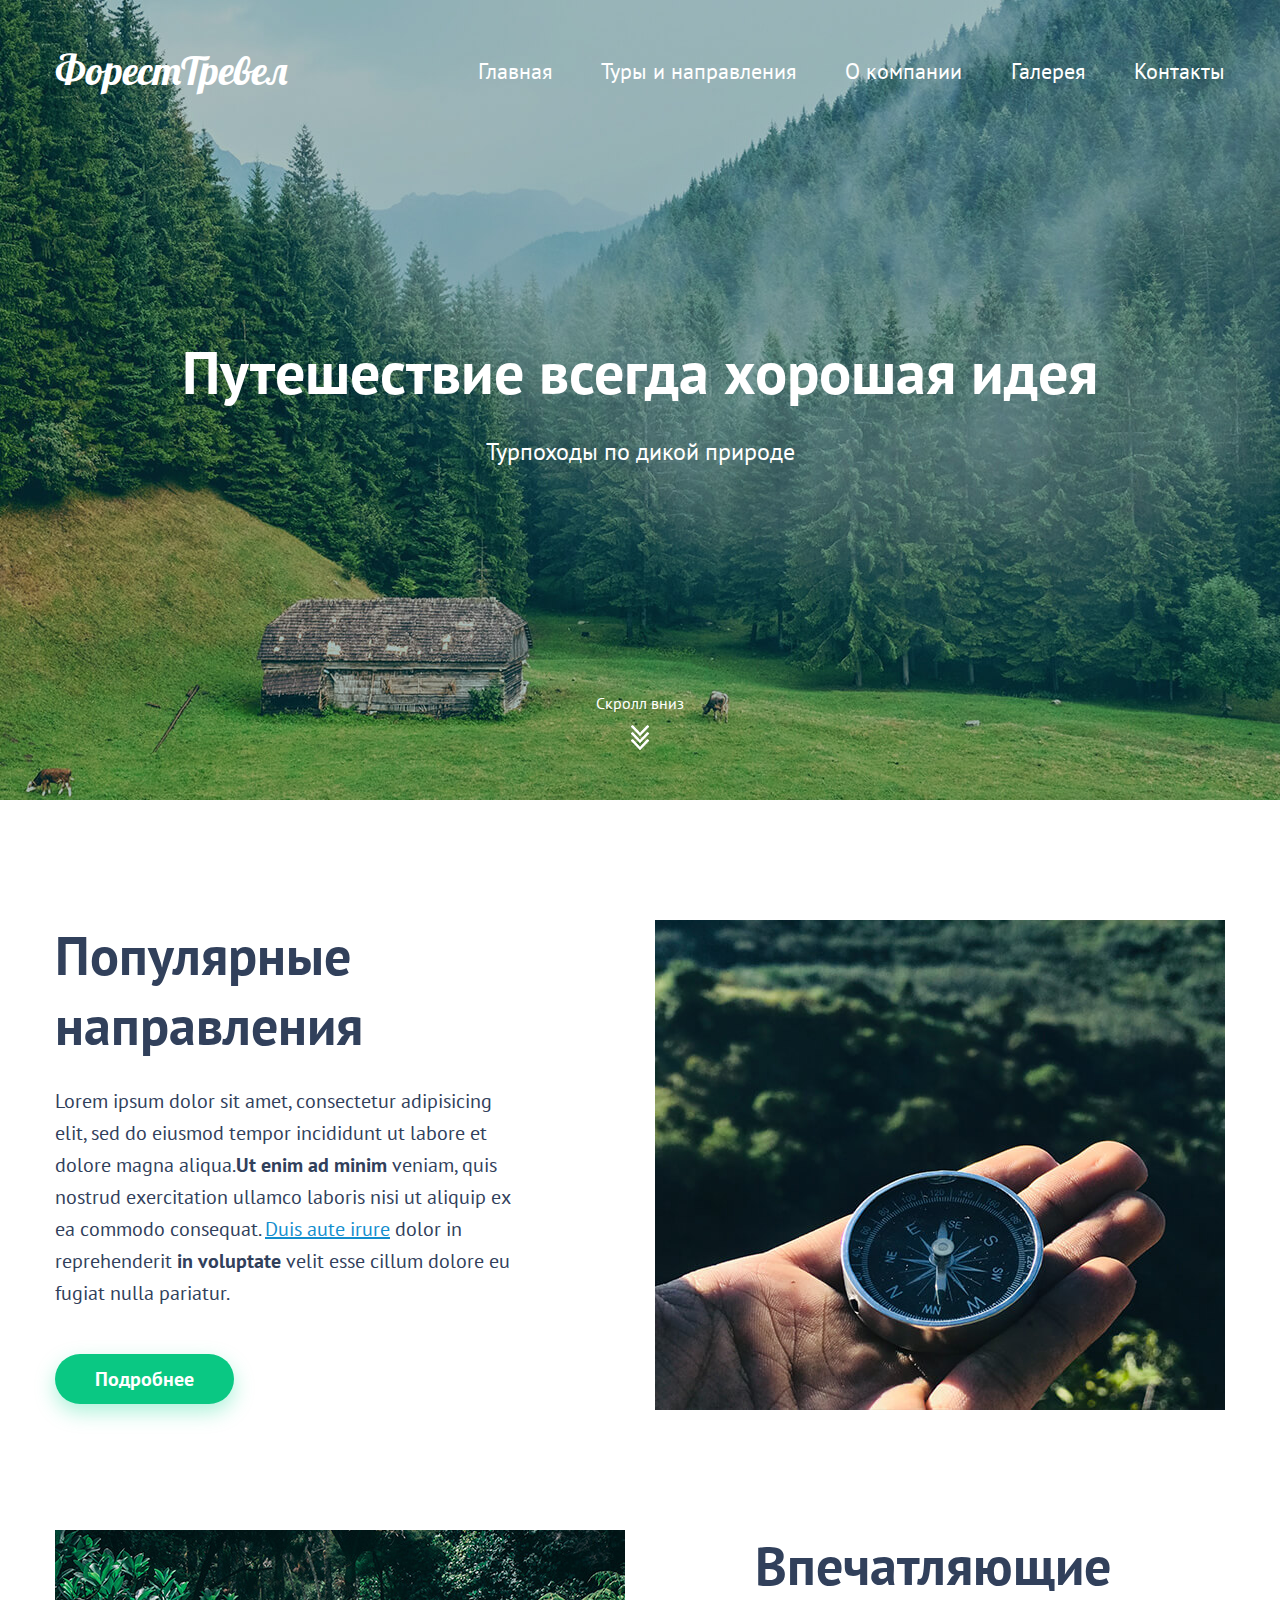
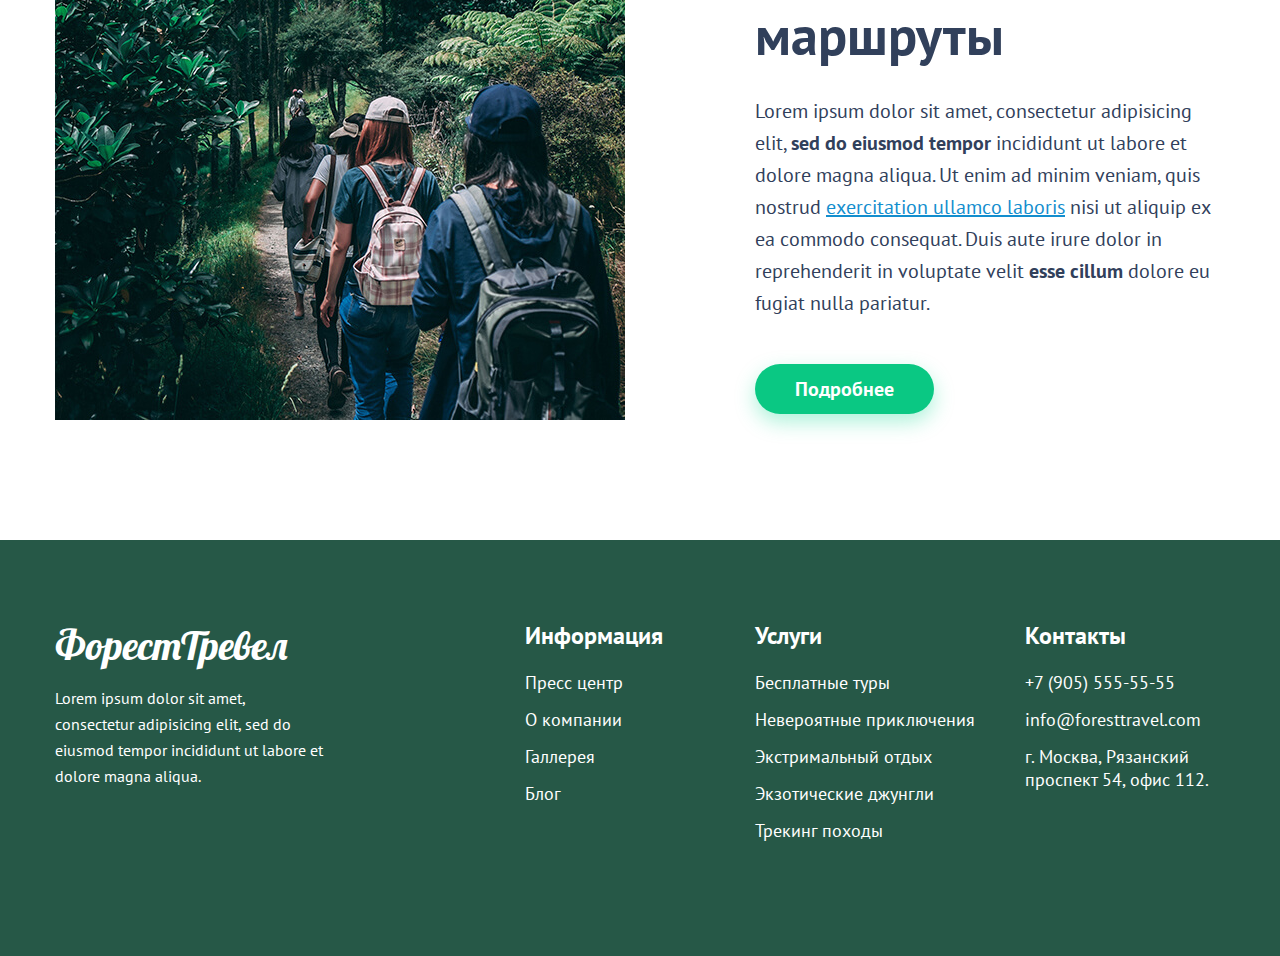
<file: docs/index.html>
<!DOCTYPE html>
<html lang="ru">
<head>
    <meta charset="UTF-8">
    <meta name="viewport" content="width=device-width, initial-scale=1.0">
    <link href="https://fonts.googleapis.com/css2?family=Lobster&family=PT+Sans:ital,wght@0,400;0,700;1,400;1,700&display=swap" rel="stylesheet">
    <link rel="stylesheet" href="./css/main.css">
    <title>Форест Тревел - турпоходы по дикой природе</title>
</head>
<body>
    <!-- Шапка сайта -->
    <header class="header">

        <!-- conteiner -->
        <div class="conteiner">

            <div class="logo"><a href="#">ФорестТревел</a></div>

            <div class="navigation">
                <a href="./index.html" class="navigation-link">Главная</a>
                <a href="./tours.html" class="navigation-link">Туры и направления</a>
                <a href="#" class="navigation-link">О компании</a>
                <a href="#" class="navigation-link">Галерея</a>
                <a href="./contacts.html" class="navigation-link">Контакты</a>                
            </div>

        </div>
        <!-- //conteiner -->

        <div class="header-content">

            <h2 class="header-title">Путешествие всегда хорошая идея</h2>
            <h3 class="header-subtitle">Турпоходы по дикой природе</h3>

        </div>

        <div class="header-scroll">

            <div class="header-scroll-lable">Скролл вниз</div>
            <img src="./img/arrow-down.png" alt="Scroll icon">

        </div>

    </header>
    <!-- //Шапка сайта -->

    <!-- Контент -->
    <main class="content-section">

        <!-- conteiner -->
        <div class="conteiner">

            <!-- content-row -->
            <div class="content-row">

                <div class="content-description float-left">

                    <h3 class="content-title">Популярные направления</h3>

                    <div class="content-text">
                        <p>
                        Lorem ipsum dolor sit amet, consectetur adipisicing elit, sed do eiusmod tempor incididunt ut labore et dolore magna aliqua.<strong>Ut enim ad minim</strong> veniam, quis nostrud exercitation ullamco laboris nisi ut aliquip ex ea commodo consequat. <a href="#">Duis aute irure</a> dolor in reprehenderit <strong>in voluptate</strong> velit esse cillum dolore eu fugiat nulla pariatur. 
                        </p>
                    </div>

                    <a class="button">
                        Подробнее
                    </a>

                </div>

                <div class="content-img float-right">
                    <img src="./img/img-o1.jpg" alt="Картинка с компасом">
                </div>
                
            </div>
            <!-- //content-row -->

            <!-- content-row -->
            <div class="content-row">

                <div class="content-img float-left">
                    <img src="./img/img-02.jpg" alt="Картинка с путешественниками">
                </div>

                <div class="content-description float-right">

                    <h3 class="content-title">Впечатляющие маршруты</h3>

                    <div class="content-text">
                        <p>
                        Lorem ipsum dolor sit amet, consectetur adipisicing elit, <strong> sed do eiusmod tempor </strong> incididunt ut labore et dolore magna aliqua. Ut enim ad minim veniam, quis nostrud <a href="#">exercitation ullamco laboris</a> nisi ut aliquip ex ea commodo consequat. Duis aute irure dolor in reprehenderit in voluptate velit <strong>esse cillum</strong> dolore eu fugiat nulla pariatur. 
                        </p>
                    </div> 

                    <a class="button">
                        Подробнее
                    </a>

                </div>

            </div>
            <!-- //content-row -->

        </div>
        <!-- //conteiner -->

    </main>   
    <!-- //Контент -->

    <!-- Подвал -->
    <footer class="footer">

        <!-- conteiner -->
        <div class="conteiner">

            <!-- footer-left -->
            <div class="footer-left">

                <div class="footer-logo">ФорестТревел</div>

                <div class="footer-about">
                    Lorem ipsum dolor sit amet, consectetur adipisicing elit, sed do eiusmod tempor incididunt ut labore et dolore magna aliqua. 
                </div>

            </div>
            <!-- //footer-left -->

            <!-- footer-right -->
            <div class="footer-right">

                <!-- footer-right-column -->
                <div class="footer-right-column footer-column-info">

                    <h4 class="footer-title">Информация</h4>
                    <ul class="footer-list">

                        <li class="footer-list-item">
                            <a href="#" class="footer-list-link">Пресс центр</a>
                        </li>

                        <li class="footer-list-item">
                            <a href="#" class="footer-list-link">О компании</a>
                        </li>

                        <li class="footer-list-item">
                            <a href="#" class="footer-list-link">Галлерея</a>
                        </li>

                        <li class="footer-list-item">
                            <a href="#" class="footer-list-link">Блог</a>
                        </li>

                    </ul>

                </div>
                <!-- //footer-right-column -->

                <!-- footer-right-column -->
                <div class="footer-right-column footer-column-services">

                    <h4 class="footer-title">Услуги</h4>
                    <ul class="footer-list">

                        <li class="footer-list-item">
                            <a href="#" class="footer-list-link">Бесплатные туры</a>
                        </li>

                        <li class="footer-list-item">
                            <a href="#" class="footer-list-link">Невероятные приключения</a>
                        </li>

                        <li class="footer-list-item">
                            <a href="#" class="footer-list-link">Экстримальный отдых</a>
                        </li>

                        <li class="footer-list-item">
                            <a href="#" class="footer-list-link">Экзотические джунгли</a>
                        </li>

                        <li class="footer-list-item">
                            <a href="./tours-tracking.html" class="footer-list-link">Трекинг походы</a>
                        </li>
                    </ul>

                </div>
                <!-- //footer-right-column -->

                <!-- footer-right-column -->
                <div class="footer-right-column footer-column-contacts">

                    <h4 class="footer-title">Контакты</h4>
                    <p>+7 (905) 555-55-55</p>
                    <p>info@foresttravel.com</p>
                    <p>г. Москва, Рязанский проспект 54, офис 112.</p>  

                </div>
                <!-- //footer-right-column -->

            </div>
            <!-- //footer-right -->

        </div>
        <!-- //conteiner -->
    </footer>
    <!-- //Подвал -->
</body>
</html>
</file>
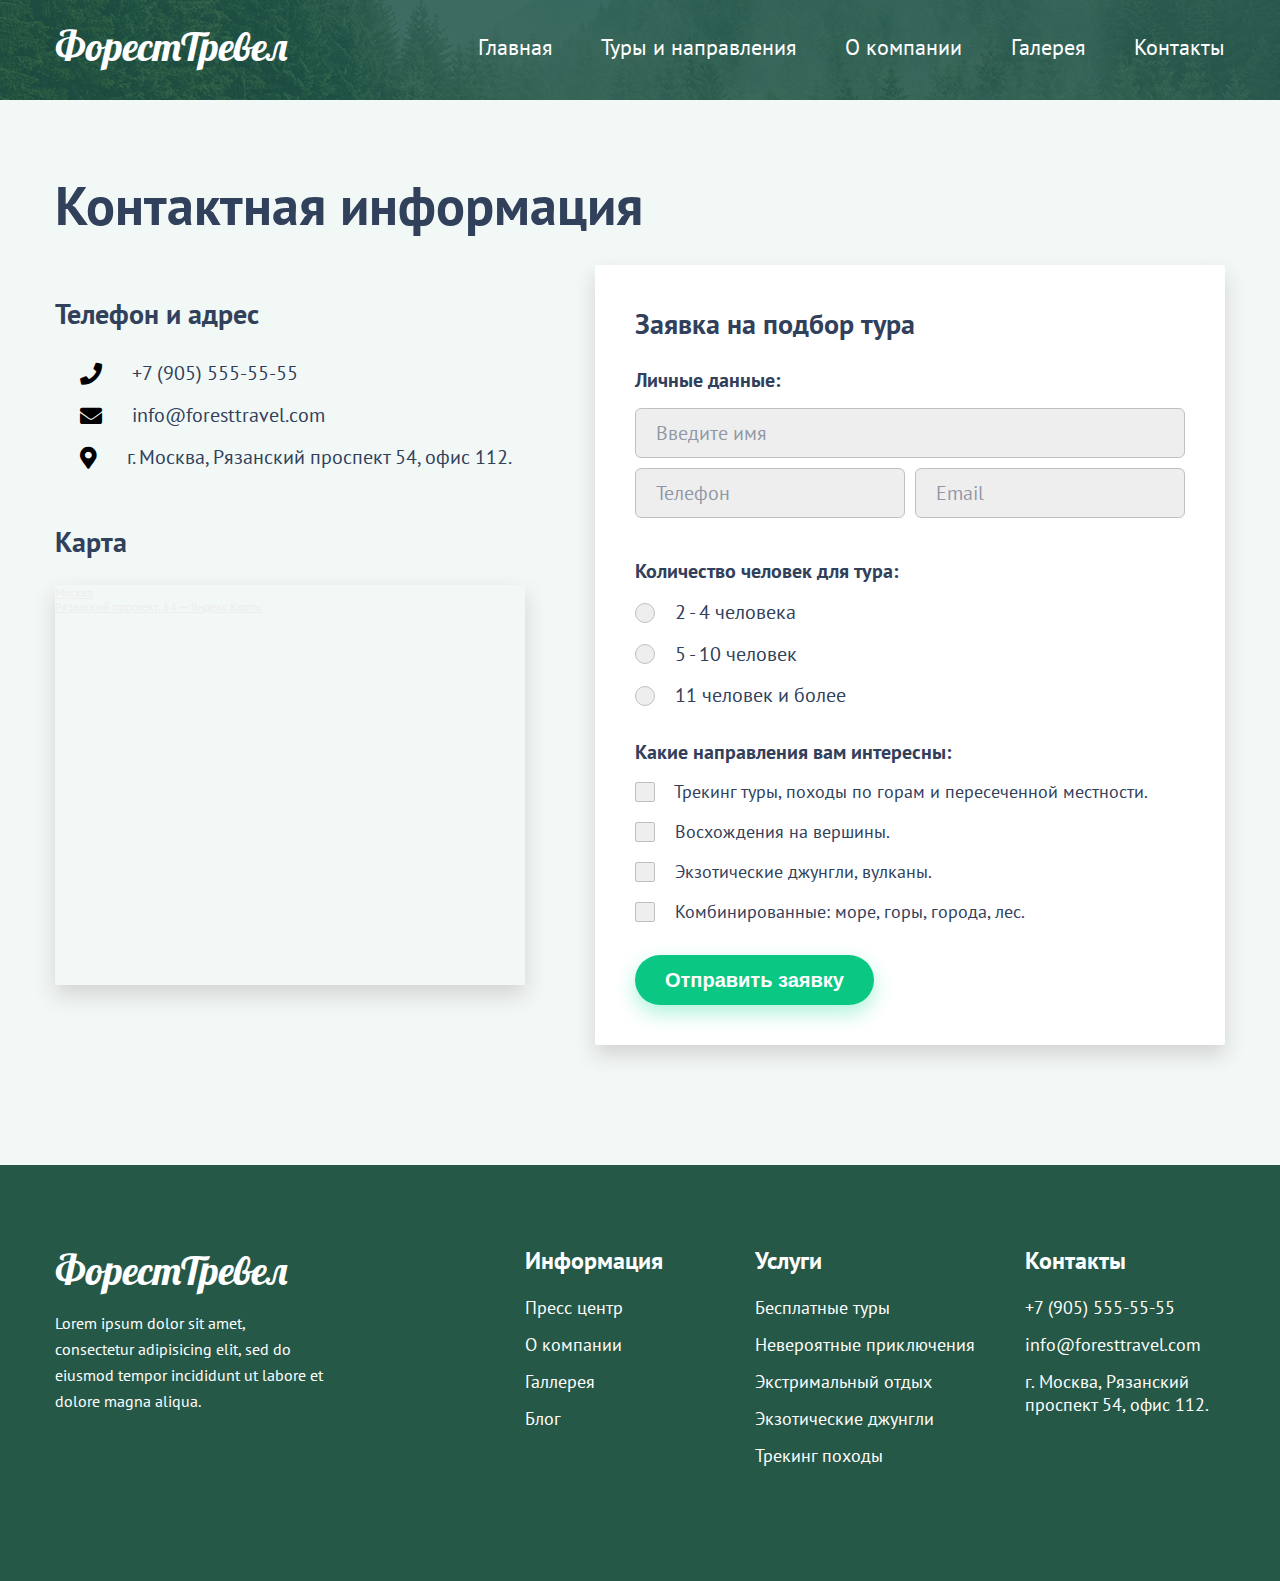
<file: docs/contacts.html>
<!DOCTYPE html>
<html lang="ru">
<head>
    <meta charset="UTF-8">
    <meta name="viewport" content="width=device-width, initial-scale=1.0">
    <link href="https://fonts.googleapis.com/css2?family=Lobster&family=PT+Sans:ital,wght@0,400;0,700;1,400;1,700&display=swap" rel="stylesheet">
    <link rel="stylesheet" href="https://cdnjs.cloudflare.com/ajax/libs/font-awesome/5.13.0/css/all.min.css">
    <link rel="stylesheet" href="./css/main.css">
    <title>Контакты - ФорестТревел</title>
</head>
<body class="bg-inner">
    <!-- Шапка контакты -->
    <header class="header-inner">
        <div class="conteiner">

            <div class="logo"><a href="./index.html">ФорестТревел</a></div>

            <div class="navigation">
                <a href="./index.html" class="navigation-link">Главная</a>
                <a href="./tours.html" class="navigation-link">Туры и направления</a>
                <a href="#" class="navigation-link">О компании</a>
                <a href="#" class="navigation-link">Галерея</a>
                <a href="#" class="navigation-link">Контакты</a>                
            </div>

        </div>
    </header>
    <!-- //Шапка контакты -->

    <!-- Контент контакты -->
    <main class="content-section-inner">

        <!-- conteiner -->
        <div class="conteiner">

            <h1 class="content-title">Контактная информация</h1>

            <!-- Адрес и форма -->
            <div class="row">

                <!-- Адрес -->
                <div class="contacts-address-wrapper">
                    <h2 class="title-medium">Телефон и адрес</h2>

                    <div class="contacts-address">
                        <p class="address-list">
                            <i class="fas fa-phone contacts-icon"></i> 
                            +7 (905) 555-55-55
                        </p>
                        <p class="address-list">
                            <i class="fa fa-envelope contacts-icon" aria-hidden="true"></i> 
                            info@foresttravel.com
                        </p>
                        <p class="address-list">
                            <i class="fas fa-map-marker-alt contacts-icon"></i>
                            г. Москва, Рязанский проспект 54, офис 112.
                        </p>
                    </div>

                    <h2 class="title-medium">Карта</h2> 
                    <div class="map-holder">
                        <div class="map">
                            <a href="https://yandex.ru/maps/213/moscow/?utm_medium=mapframe&utm_source=maps" 
                               style="color:#eee;font-size:12px;position:absolute;top:0px;">Москва</a>
                            <a href="https://yandex.ru/maps/213/moscow/house/ryazanskiy_prospekt_54/Z04YcQ5lTUICQFtvfXtwdHRrZA==/?ll=37.795475%2C55.715880&sll=37.781277%2C55.719698&sspn=0.131922%2C0.040114&utm_medium=mapframe&utm_source=maps&z=17" 
                               style="color:#eee;font-size:12px;position:absolute;top:14px;">Рязанский проспект, 54 — Яндекс.Карты</a>
                            <iframe src="https://yandex.ru/map-widget/v1/-/COu8zB22" 
                                    width="560" 
                                    height="400" 
                                    frameborder="1" 
                                    allowfullscreen="true" 
                                    style="position:relative;">
                            </iframe>
                        </div>
                        
                    </div>
                </div>
                <!-- //Адрес -->

                <!-- Форма -->
                <div class="contacts-form">

                    <div class="form">

                        <h2 class="title-medium">Заявка на подбор тура</h2>

                        
                        <!-- form-group input-->
                        <div class="form-group">

                            <h3 class="title-micro">Личные данные:</h3>
                            <input type="text" placeholder="Введите имя" class="input">

                            <div class="row">
                                <input type="text" placeholder="Телефон" class="input input-inline">
                                <input type="text" placeholder="Email" class="input input-inline">
                            </div>

                        </div>
                        <!-- //form-group input-->
                        
                        <!-- form-group radio-->
                        <div class="form-group">

                            <h3 class="title-micro">Количество человек для тура:</h3>
                            <label class="label-radio">
                                <input type="radio" name="people-number" class="real-radio"> 
                                <span class="custom-radio"></span>
                                2 - 4 человека
                            </label>

                            <label class="label-radio">
                                <input type="radio" name="people-number" class="real-radio">
                                <span class="custom-radio"></span> 
                                5 - 10 человек
                            </label>

                            <label class="label-radio">
                                <input type="radio" name="people-number" class="real-radio">
                                <span class="custom-radio"></span>
                                11 человек и более
                            </label>
                        </div>
                        <!-- //form-group radio-->
                            
                        <!-- form-group check-->
                        <div class="form-group">
                        
                            <h3 class="title-micro">Какие направления вам интересны:</h3>

                            <label class="label-checkbox">
                                <input type="checkbox" class="real-checkbox"> 
                                <span class="custom-checkbox"></span>
                                Трекинг туры, походы по горам и пересеченной местности.
                            </label>

                            <label class="label-checkbox">
                                <input type="checkbox" class="real-checkbox"> 
                                <span class="custom-checkbox"></span>
                                Восхождения на вершины.
                            </label>

                            <label class="label-checkbox">
                                <input type="checkbox" class="real-checkbox"> 
                                <span class="custom-checkbox"></span>
                                Экзотические джунгли, вулканы.
                            </label>

                            <label class="label-checkbox">
                                <input type="checkbox" class="real-checkbox"> 
                                <span class="custom-checkbox"></span>
                                Комбинированные: море, горы, города, лес.
                            </label>

                        </div>
                        <!-- //form-group check-->

                        <button type="submit" class="button button-form">Отправить заявку</button>

                    </div>
                    
                </div>
                <!-- //Форма -->

            </div>
            <!-- //Адрес и форма -->

        </div>
        <!-- //conteiner -->

    </main>   
    <!-- //Контент -->
 
    <!-- Подвал -->
    <footer class="footer">

        <!-- conteiner -->
        <div class="conteiner">

            <!-- footer-left -->
            <div class="footer-left">

                <div class="footer-logo">ФорестТревел</div>

                <div class="footer-about">
                    Lorem ipsum dolor sit amet, consectetur adipisicing elit, sed do eiusmod tempor incididunt ut labore et dolore magna aliqua. 
                </div>

            </div>
            <!-- //footer-left -->

            <!-- footer-right -->
            <div class="footer-right">

                <!-- footer-right-column -->
                <div class="footer-right-column footer-column-info">

                    <h4 class="footer-title">Информация</h4>
                    <ul class="footer-list">

                        <li class="footer-list-item">
                            <a href="#" class="footer-list-link">Пресс центр</a>
                        </li>

                        <li class="footer-list-item">
                            <a href="#" class="footer-list-link">О компании</a>
                        </li>

                        <li class="footer-list-item">
                            <a href="#" class="footer-list-link">Галлерея</a>
                        </li>

                        <li class="footer-list-item">
                            <a href="#" class="footer-list-link">Блог</a>
                        </li>

                    </ul>

                </div>
                <!-- //footer-right-column -->

                <!-- footer-right-column -->
                <div class="footer-right-column footer-column-services">

                    <h4 class="footer-title">Услуги</h4>
                    <ul class="footer-list">

                        <li class="footer-list-item">
                            <a href="#" class="footer-list-link">Бесплатные туры</a>
                        </li>

                        <li class="footer-list-item">
                            <a href="#" class="footer-list-link">Невероятные приключения</a>
                        </li>

                        <li class="footer-list-item">
                            <a href="#" class="footer-list-link">Экстримальный отдых</a>
                        </li>

                        <li class="footer-list-item">
                            <a href="#" class="footer-list-link">Экзотические джунгли</a>
                        </li>

                        <li class="footer-list-item">
                            <a href="./tours-tracking.html" class="footer-list-link">Трекинг походы</a>
                        </li>
                    </ul>

                </div>
                <!-- //footer-right-column -->

                <!-- footer-right-column -->
                <div class="footer-right-column footer-column-contacts">

                    <h4 class="footer-title">Контакты</h4>
                    <p>+7 (905) 555-55-55</p>
                    <p>info@foresttravel.com</p>
                    <p>г. Москва, Рязанский проспект 54, офис 112.</p>  

                </div>
                <!-- //footer-right-column -->

            </div>
            <!-- //footer-right -->

        </div>
        <!-- //conteiner -->
    </footer>
    <!-- //Подвал -->
</body>
</html>
</file>
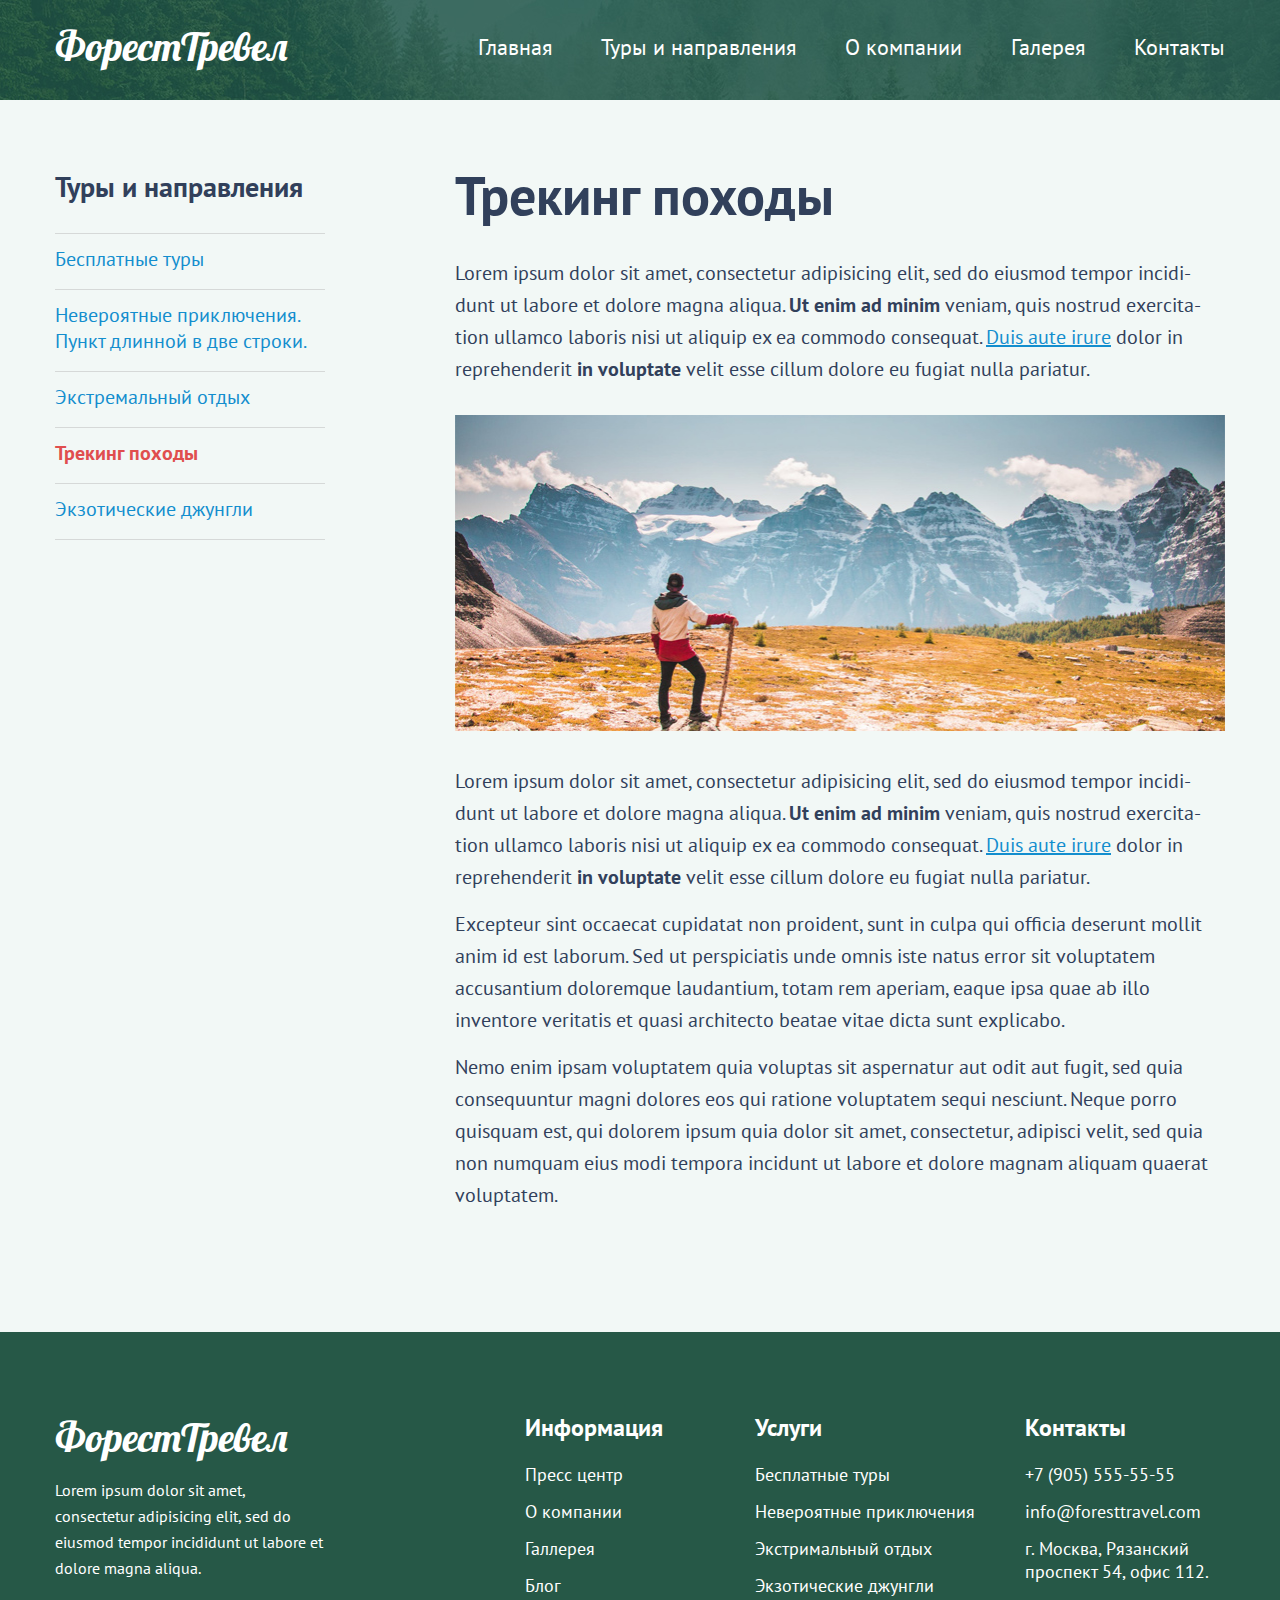
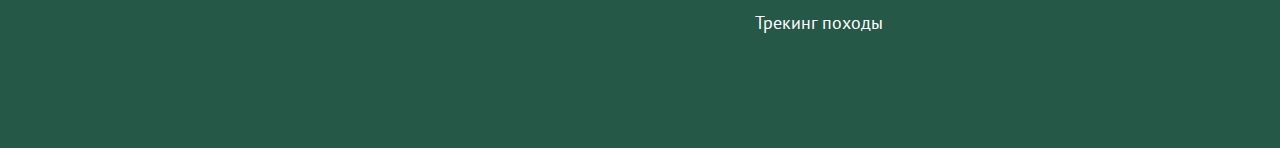
<file: docs/tours-tracking.html>
<!DOCTYPE html>
<html lang="ru">
<head>
    <meta charset="UTF-8">
    <meta name="viewport" content="width=device-width, initial-scale=1.0">
    <link href="https://fonts.googleapis.com/css2?family=Lobster&family=PT+Sans:ital,wght@0,400;0,700;1,400;1,700&display=swap" rel="stylesheet">
    <link rel="stylesheet" href="https://cdnjs.cloudflare.com/ajax/libs/font-awesome/5.13.0/css/all.min.css">
    <link rel="stylesheet" href="./css/main.css">
    <title>Контакты - ФорестТревел</title>
</head>
<body class="bg-inner">
    <!-- Шапка туры -->
    <header class="header-inner">
        <div class="conteiner">

            <div class="logo"><a href="./index.html">ФорестТревел</a></div>

            <div class="navigation">
                <a href="./index.html" class="navigation-link">Главная</a>
                <a href="./tours.html" class="navigation-link">Туры и направления</a>
                <a href="#" class="navigation-link">О компании</a>
                <a href="#" class="navigation-link">Галерея</a>
                <a href="./contacts.html" class="navigation-link">Контакты</a>                
            </div>

        </div>
    </header>
    <!-- //Шапка контакты -->

    <!-- Контент туры -->
    <main class="content-tours-tracking">

        <!-- Conteiner -->
        <div class="conteiner">

            <!-- Левый столбец -->
            <div class="tracking-left">
                <h2 class="title-medium-tracking">Туры и направления</h2>

                <ul class="tracking-list">

                    <li class="tracking-list-item">
                        <a href="#" class="tracking-list-link">Бесплатные туры</a>
                    </li>

                    <li class="tracking-list-item">
                        <a href="#" class="tracking-list-link">Невероятные приключения. Пункт длинной в две строки.</a>
                    </li>

                    <li class="tracking-list-item">
                        <a href="#" class="tracking-list-link">Экстремальный отдых</a>
                    </li>

                    <li class="tracking-list-item">
                        <a href="#" class="tracking-list-link tracking-list-link-active">Трекинг походы</a>
                    </li>

                    <li class="tracking-list-item">
                        <a href="#" class="tracking-list-link">Экзотические джунгли</a>
                    </li>

                </ul>

            </div>
            <!-- //Левый столбец -->

            <!-- Правый столбец -->
            <div class="tracking-right">
                <h1 class="content-title">Трекинг походы</h1>

                <div class="tracking-article">
                    <p class="tracking-text">
                        Lorem ipsum dolor sit amet, consectetur adipisicing elit, sed do eiusmod tempor incidi-dunt ut labore et dolore magna aliqua. <strong>Ut enim ad minim</strong> veniam, quis nostrud exercita-tion ullamco laboris nisi ut aliquip ex ea commodo consequat. <a href="#">Duis aute irure</a> dolor in reprehenderit <strong>in voluptate</strong> velit esse cillum dolore eu fugiat nulla pariatur. 
                    </p>

                    <figure class="tracking-right-img">
                        <img src="./img/tracking-image1.jpg" alt="Вид на горы">
                    </figure>

                    <p class="tracking-text">
                        Lorem ipsum dolor sit amet, consectetur adipisicing elit, sed do eiusmod tempor incidi-dunt ut labore et dolore magna aliqua. <strong>Ut enim ad minim</strong> veniam, quis nostrud exercita-tion ullamco laboris nisi ut aliquip ex ea commodo consequat. <a href="#">Duis aute irure</a> dolor in reprehenderit <strong>in voluptate</strong> velit esse cillum dolore eu fugiat nulla pariatur. 
                    </p>

                    <p class="tracking-text">
                        Excepteur sint occaecat cupidatat non proident, sunt in culpa qui officia deserunt mollit anim id est laborum. Sed ut perspiciatis unde omnis iste natus error sit voluptatem accusantium doloremque laudantium, totam rem aperiam, eaque ipsa quae ab illo inventore veritatis et quasi architecto beatae vitae dicta sunt explicabo. 
                    </p>

                    <p class="tracking-text">
                        Nemo enim ipsam voluptatem quia voluptas sit aspernatur aut odit aut fugit, sed quia consequuntur magni dolores eos qui ratione voluptatem sequi nesciunt. Neque porro quisquam est, qui dolorem ipsum quia dolor sit amet, consectetur, adipisci velit, sed quia non numquam eius modi tempora incidunt ut labore et dolore magnam aliquam quaerat voluptatem.
                    </p>
                </div>
            </div>
            <!-- //Правый столбец -->

        </div>
        <!-- //Conteiner -->

    </main>
    <!-- //Контент туры -->
 
    <!-- Подвал -->
    <footer class="footer">

        <!-- conteiner -->
        <div class="conteiner">

            <!-- footer-left -->
            <div class="footer-left">

                <div class="footer-logo">ФорестТревел</div>

                <div class="footer-about">
                    Lorem ipsum dolor sit amet, consectetur adipisicing elit, sed do eiusmod tempor incididunt ut labore et dolore magna aliqua. 
                </div>

            </div>
            <!-- //footer-left -->

            <!-- footer-right -->
            <div class="footer-right">

                <!-- footer-right-column -->
                <div class="footer-right-column footer-column-info">

                    <h4 class="footer-title">Информация</h4>
                    <ul class="footer-list">

                        <li class="footer-list-item">
                            <a href="#" class="footer-list-link">Пресс центр</a>
                        </li>

                        <li class="footer-list-item">
                            <a href="#" class="footer-list-link">О компании</a>
                        </li>

                        <li class="footer-list-item">
                            <a href="#" class="footer-list-link">Галлерея</a>
                        </li>

                        <li class="footer-list-item">
                            <a href="#" class="footer-list-link">Блог</a>
                        </li>

                    </ul>

                </div>
                <!-- //footer-right-column -->

                <!-- footer-right-column -->
                <div class="footer-right-column footer-column-services">

                    <h4 class="footer-title">Услуги</h4>
                    <ul class="footer-list">

                        <li class="footer-list-item">
                            <a href="#" class="footer-list-link">Бесплатные туры</a>
                        </li>

                        <li class="footer-list-item">
                            <a href="#" class="footer-list-link">Невероятные приключения</a>
                        </li>

                        <li class="footer-list-item">
                            <a href="#" class="footer-list-link">Экстримальный отдых</a>
                        </li>

                        <li class="footer-list-item">
                            <a href="#" class="footer-list-link">Экзотические джунгли</a>
                        </li>

                        <li class="footer-list-item">
                            <a href="./tours-tracking.html" class="footer-list-link">Трекинг походы</a>
                        </li>
                    </ul>

                </div>
                <!-- //footer-right-column -->

                <!-- footer-right-column -->
                <div class="footer-right-column footer-column-contacts">

                    <h4 class="footer-title">Контакты</h4>
                    <p>+7 (905) 555-55-55</p>
                    <p>info@foresttravel.com</p>
                    <p>г. Москва, Рязанский проспект 54, офис 112.</p>  

                </div>
                <!-- //footer-right-column -->

            </div>
            <!-- //footer-right -->

        </div>
        <!-- //conteiner -->
    </footer>
    <!-- //Подвал -->
</body>
</html>
</file>
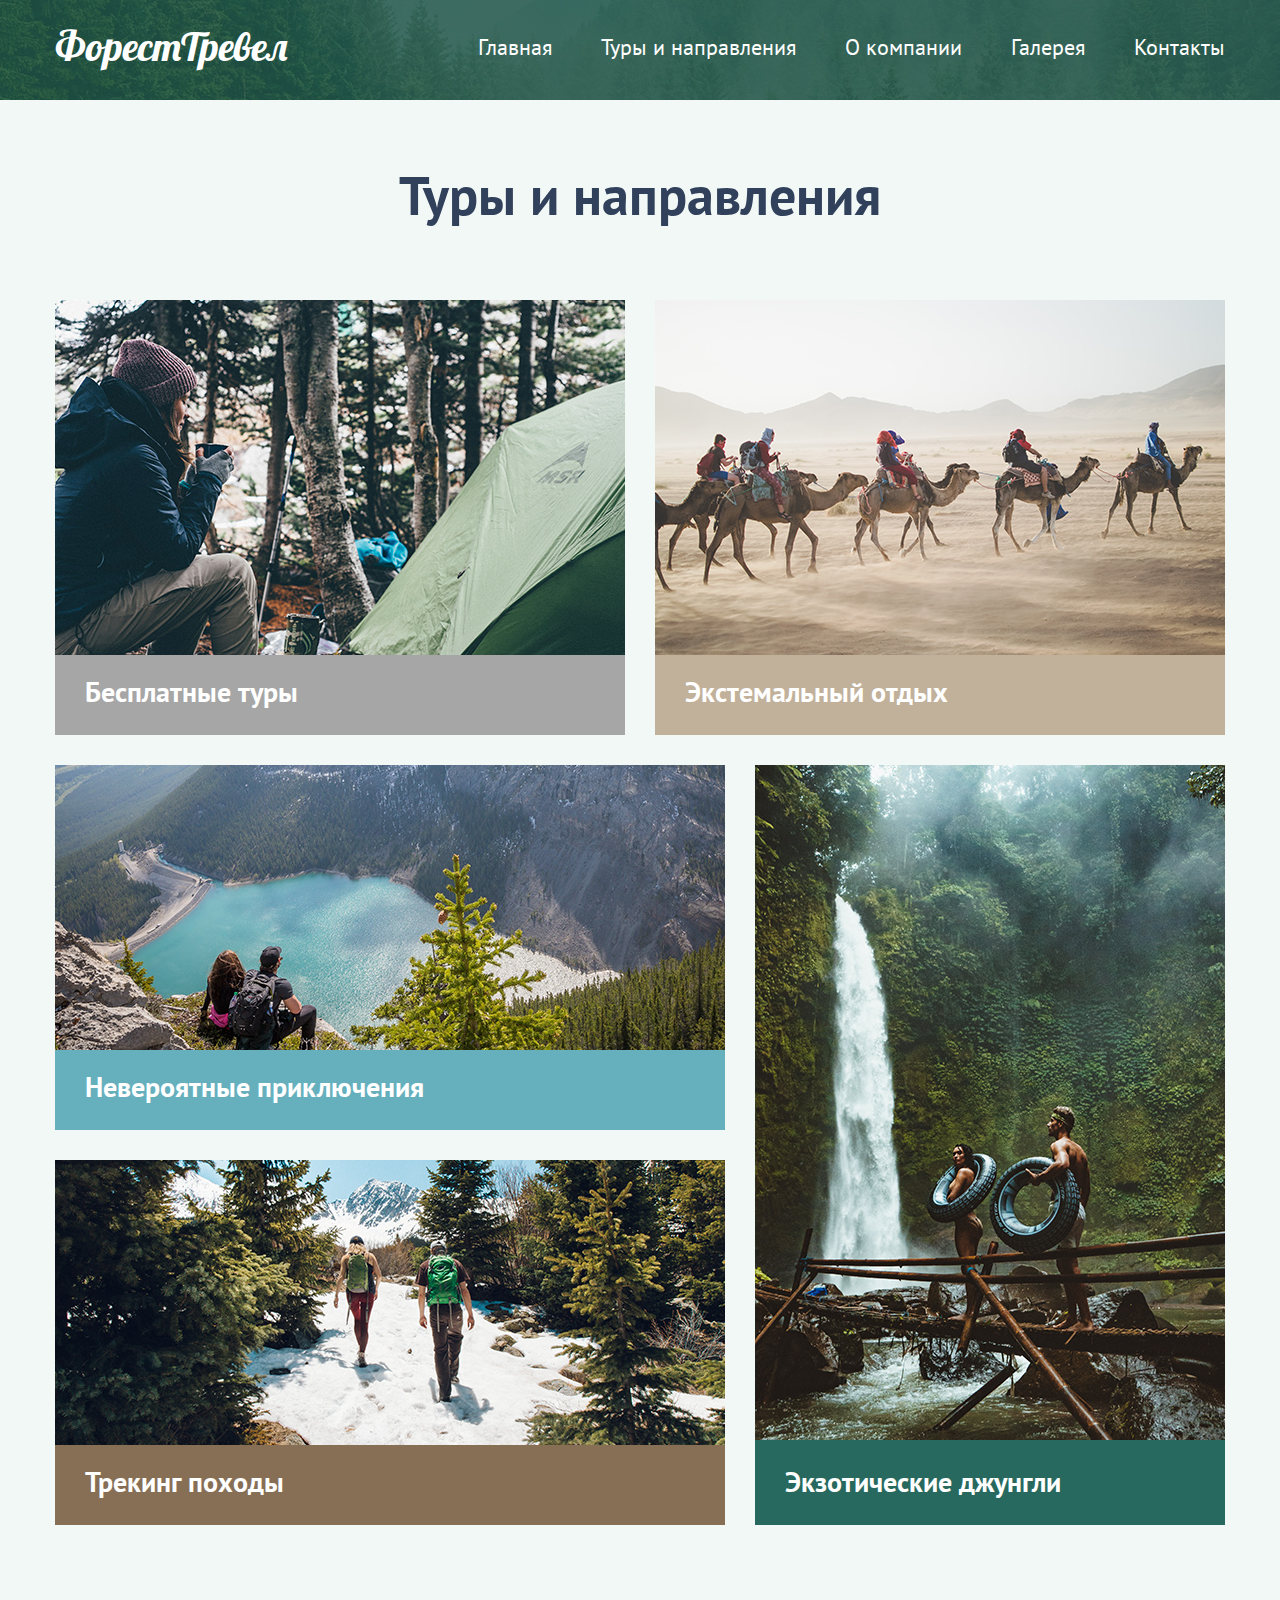
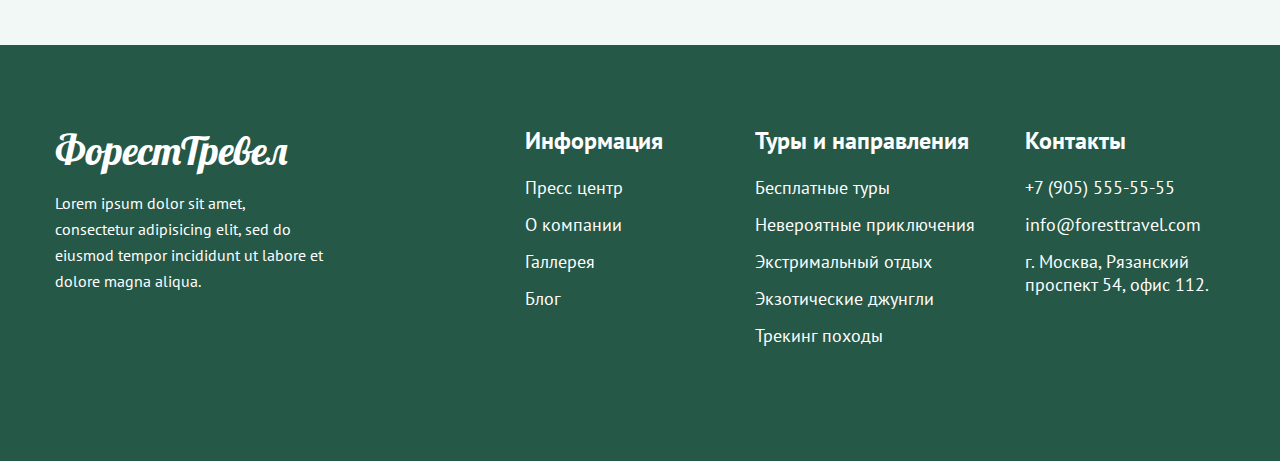
<file: docs/tours.html>
<!DOCTYPE html>
<html lang="ru">
<head>
    <meta charset="UTF-8">
    <meta name="viewport" content="width=device-width, initial-scale=1.0">
    <link href="https://fonts.googleapis.com/css2?family=Lobster&family=PT+Sans:ital,wght@0,400;0,700;1,400;1,700&display=swap" rel="stylesheet">
    <link rel="stylesheet" href="https://cdnjs.cloudflare.com/ajax/libs/font-awesome/5.13.0/css/all.min.css">
    <link rel="stylesheet" href="./css/main.css">
    <title>Контакты - ФорестТревел</title>
</head>
<body class="bg-inner">
    <!-- Шапка туры -->
    <header class="header-inner">
        <div class="conteiner">

            <div class="logo"><a href="./index.html">ФорестТревел</a></div>

            <div class="navigation">
                <a href="./index.html" class="navigation-link">Главная</a>
                <a href="./tours.html" class="navigation-link">Туры и направления</a>
                <a href="#" class="navigation-link">О компании</a>
                <a href="#" class="navigation-link">Галерея</a>
                <a href="./contacts.html" class="navigation-link">Контакты</a>                
            </div>

        </div>
    </header>
    <!-- //Шапка контакты -->

    <!-- Контент туры -->
    <main class="content-tours">

        <!-- Conteiner -->
        <div class="conteiner">

            <h1 class="content-title">Туры и направления</h1>

            <!-- row -->
            <div class="row">

                <div class="free-tours">
                    <a href="#" class="tours-link">
                        <img src="./img/image-tour1.jpg" alt="Картинка с лесом">
                        <h2 class="title-tours">Бесплатные туры</h2>
                    </a>
                </div>

                <div class="extreme">
                    <a href="#" class="tours-link">
                        <img src="./img/image-tour2.jpg" alt="Картинка с пустыней">
                        <h2 class="title-tours">Экстемальный отдых</h2>
                    </a>    
                </div>

                <div class="adventures">
                    <a href="#" class="tours-link">
                        <img src="./img/image-tour3.jpg" alt="Картинка с озером">
                        <h2 class="title-tours">Невероятные приключения</h2>
                    </a>
                </div>

                <div class="jungle">
                    <a href="#" class="tours-link">
                        <img src="./img/image-tour4.jpg" alt="Картинка с водопадом">
                        <h2 class="title-tours">Экзотические джунгли</h2>
                    </a>
                </div>

                <div class="hikes">
                    <a href="./tours-tracking.html" class="tours-link">
                        <img src="./img/image-tour5.jpg" alt="Картинка с горами">
                        <h2 class="title-tours">Трекинг походы</h2>
                    </a>
                </div>

            </div>
            <!-- row -->
            
        </div>
        <!-- //Conteiner -->

    </main>
    <!-- //Контент туры -->
 
    <!-- Подвал -->
    <footer class="footer">

        <!-- conteiner -->
        <div class="conteiner">

            <!-- footer-left -->
            <div class="footer-left">

                <div class="footer-logo">ФорестТревел</div>

                <div class="footer-about">
                    Lorem ipsum dolor sit amet, consectetur adipisicing elit, sed do eiusmod tempor incididunt ut labore et dolore magna aliqua. 
                </div>

            </div>
            <!-- //footer-left -->

            <!-- footer-right -->
            <div class="footer-right">

                <!-- footer-right-column -->
                <div class="footer-right-column footer-column-info">

                    <h4 class="footer-title">Информация</h4>
                    <ul class="footer-list">

                        <li class="footer-list-item">
                            <a href="#" class="footer-list-link">Пресс центр</a>
                        </li>

                        <li class="footer-list-item">
                            <a href="#" class="footer-list-link">О компании</a>
                        </li>

                        <li class="footer-list-item">
                            <a href="#" class="footer-list-link">Галлерея</a>
                        </li>

                        <li class="footer-list-item">
                            <a href="#" class="footer-list-link">Блог</a>
                        </li>

                    </ul>

                </div>
                <!-- //footer-right-column -->

                <!-- footer-right-column -->
                <div class="footer-right-column footer-column-services">

                    <h4 class="footer-title">Туры и направления</h4>
                    <ul class="footer-list">

                        <li class="footer-list-item">
                            <a href="#" class="footer-list-link">Бесплатные туры</a>
                        </li>

                        <li class="footer-list-item">
                            <a href="#" class="footer-list-link">Невероятные приключения</a>
                        </li>

                        <li class="footer-list-item">
                            <a href="#" class="footer-list-link">Экстримальный отдых</a>
                        </li>

                        <li class="footer-list-item">
                            <a href="#" class="footer-list-link">Экзотические джунгли</a>
                        </li>

                        <li class="footer-list-item">
                            <a href="./tours-tracking.html" class="footer-list-link">Трекинг походы</a>
                        </li>
                    </ul>

                </div>
                <!-- //footer-right-column -->

                <!-- footer-right-column -->
                <div class="footer-right-column footer-column-contacts">

                    <h4 class="footer-title">Контакты</h4>
                    <p>+7 (905) 555-55-55</p>
                    <p>info@foresttravel.com</p>
                    <p>г. Москва, Рязанский проспект 54, офис 112.</p>  

                </div>
                <!-- //footer-right-column -->

            </div>
            <!-- //footer-right -->

        </div>
        <!-- //conteiner -->
    </footer>
    <!-- //Подвал -->
</body>
</html>
</file>
<file: docs/css/main.css>
*{
    box-sizing: border-box;
}

body{
    margin: 0;
    font-family: 'PT Sans', sans-serif;
    color: #31405b;
}

.float-left{
    float: left !important;
}

.float-right{
    float: right !important;
}

.conteiner{
    margin-left: auto;
    margin-right: auto;
    width: 1170px;
}

.conteiner::after{
    content: "";
    display: table;
    clear: both;
}

.bg-inner{
   background-color: #f2f8f6;
}

.title-medium{
    margin-top: 0;
    margin-bottom: 25px;
    font-size: 28px;

    font-weight: 700;
}

.title-micro{
    margin: 0;
    margin-bottom: 15px;
    font-size: 20px;
    color: #31405b;
    font-weight: 700;
}

.content-row::after{
    content: "";
    display: table;
    clear: both;
}

.row::after{
    content: "";
    display: table;
    clear: both;
}

.button{
    display: inline-block;
    padding: 10px 40px;

    /* height: 50px; */
    line-height: 1.5;

    background-color: rgb(10, 200, 131);
    box-shadow: 0px 8px 20px 0px rgba(24, 219, 148, 0.35);
    border-radius: 50px;

    font-weight: 700;
    color: #FFF;
    font-size: 20px;
    text-decoration: none;

    transition: background-color 0.2s ease-in; /*постепенное изменение цвета */
    border: none;
    cursor: pointer;
}

.button:focus{
    outline: none;
    box-shadow: 0px 0px 10px 0 #03fda1ee;
}

.button:hover{ /* по наведению */
    background-color: rgb(3, 189, 121);
}

.button:active{
    background-color: rgb(33, 255, 100);
}

.button-form{
    padding-left: 30px;
    padding-right: 30px;
}

img{
    vertical-align: top;
    max-width: 100%;
}

/* --------------------- Шапка сайта ---------------------  */

.header{
    position: relative;
    padding-top: 45px;
    width: 100%;
    height: 800px;

    background-color: #1a4f27;
    background-image: url(../img/header-bg.jpg);
    background-repeat: no-repeat;
    background-position: center;
    background-size: cover;

    color: #FFF;
}

.logo{
    float: left;
    width: 270px;

    font-family: 'Lobster', cursive;
    font-size: 40px;
}

.logo a{
    color: #FFF;
    text-decoration: none;

    transition: color 0.2s ease-in;
}

.logo a:hover{
    color: rgb(218, 214, 214);
}   

.navigation{
    float: right;
    padding-top: 12px;
    width: 870px;

    font-size: 22px;
    text-align: right;
}

.navigation-link{
    display: inline-block;
    margin-right: 43px;

    text-decoration: none;
    color: #FFF;
}

.navigation-link:hover{
    text-decoration: underline;
}

.navigation-link:last-child{
    margin-right: 0;
}

.header-content{
    position: absolute;
    top: 50%;
    left: 50%;
    transform: translate(-50%, -50%);
    width: 1170px;

    text-align: center;
}

.header-scroll{
    position: absolute;
    left: 50%;
    bottom: 50px;
    transform: translateX(-50%);
    width: 200px;

    text-align: center;
}

.header-title{
    margin: 0;
    margin-bottom: 25px;

    font-size: 60px;
    font-weight: 700;
}

.header-subtitle{
    margin: 0;
    font-family: 'PT Sans', sans-serif;
    font-weight: 400;
    font-size: 24px;
}

.header-scroll-lable{
    margin-bottom: 12px;

    font-size: 16px;
}

/* ----------------Шапка остальные страницы ----------------*/

.header-inner{
    padding-top: 21px;
    padding-bottom: 29px;

    background-color: #265847;
    background-image: url(../img/header-inner-bg.jpg);
    background-repeat: no-repeat;
    background-size: cover;
    background-position: center;
}

/* --------------------- Контент ---------------------  */

.content-section{
    padding-top: 120px;
    padding-bottom: 120px;
}

.content-row{
    margin-bottom: 120px;
}

.content-row:last-child{
    margin-bottom: 0;
}

.content-row::after{
    content: "";
    display: table;
    clear: both;   
}

.content-description{
    width: 470px;
}

.content-img{
    width: 570px;
}

.content-img img{
    display: inline-block;
    max-width: 100%;
    vertical-align: top;
}

.content-title{
    margin-top: 0;
    margin-bottom: 25px;

    font-size: 54px;
    color: #31405b;
    font-weight: 700;
}

.content-text p{
    margin: 0;

    color: #31405b;
    font-size: 20px;
    line-height: 1.6;
}


.content-text strong{
    color: #31405b;
}

.content-text a{
    color: #138ece;
}

.content-text{
    margin-bottom: 45px;
}

/* --------------------- Контент контакты --------------------- */  

.content-section-inner{
    padding-top: 70px;
    padding-bottom: 120px;
}

/* --------------------- Контакты --------------------- */ 
.form-group{
    margin-bottom: 30px;
}

.form{
    border-radius: 2px;
    background-color: rgb(255, 255, 255);
    box-shadow: 0px 10px 20px 0px rgba(211, 211, 211, 1);
    padding: 40px;
}
 
.input{
    padding-left: 20px;
    margin-bottom: 10px;
    width: 100%;
    height: 50px;

    background-color: #eeeeee;
    border: 1px solid #c0c0c0;
    border-radius: 6px;

    font-size: 20px;
    font-family: 'PT Sans', sans-serif;
    color: rgba(49, 64, 91);
}

.input:focus{
    outline: none;
    border: 2px solid #0ac883;
    box-shadow: 0px 0px 10px 0 #0e85598c;
}

.input::placeholder{
    color: rgba(49, 64, 91, 0.5);
}

.input-inline{
    float: left;
    width: calc(50% - 5px);
    margin-right: 10px;
}

.input-inline:last-child{
    margin-right: 0;
}

.contacts-address-wrapper{
    float: left;
    padding-top: 30px;
    width: 470px;
}

.contacts-address{
    margin-bottom: 50px;
}

.address-list{
    margin: 0;
    margin-bottom: 10px;
    font-size: 20px;
    line-height: 1.6;
}

.address-list:last-child{
    margin-bottom: 0;
}

.contacts-form{
    float: right;
    width: 630px;
}

.label-radio{
    display: block;
    font-size: 20px;
    margin-bottom: 15px;
}

.real-radio{
   width: 0;
    height: 0;
    position: absolute;
}

.real-radio:focus + .custom-radio{
    border: 2px solid #0ac883;
    box-shadow: 0px 0px 10px 0 #0e85598c;
}

.custom-radio{
    position: relative;
    display: inline-block;
    margin-right: 15px;
    width: 20px;
    height: 20px;
    vertical-align: middle;
    margin-bottom: 3px;

    background-color: rgb(238,238,238);
    border: 1px solid rgb(192,192,192);
    border-radius: 50%;
    cursor: pointer;
}

.custom-radio::before{
    content: "";

    position: absolute;
    display: none;
    top: 0;
    bottom: 0;
    right: 0;
    left: 0;
    margin: auto;

    width: 12px;
    height: 12px;
    border-radius: 50%;
    background-color: #2ab698;
}

.label-checkbox{
    display: block;
    font-size: 18px;
    margin-bottom: 15px;
}

.real-checkbox{
    width: 0;
    height: 0;
    position: absolute;
}

.real-checkbox:focus + .custom-checkbox{
    border: 2px solid #0ac883;
    box-shadow: 0px 0px 10px 0 #0e85598c;
}

.custom-checkbox{
    position: relative;
    display: inline-block;
    margin-right: 15px;
    width: 20px;
    height: 20px;
    vertical-align: middle;
    margin-bottom: 3px;

    background-color: rgb(238,238,238);
    border: 1px solid rgb(192,192,192);
    border-radius: 2px;
    cursor: pointer;
}

.custom-checkbox::before{
    content: "";
    position: absolute;
    top: 0;
    left: 0;
    right: 0;
    bottom: 0;
    margin: auto;
    display: block;
    width: 14px;
    height: 12px;

    background-image: url(../icon/check-solid.svg);
    background-size: contain;
    background-repeat: no-repeat;
    background-position: center;

    display: none;
}

.real-checkbox:checked + .custom-checkbox::before{
    display: block;
}

.contacts-icon{
    display: inline-block;
    vertical-align: top;
    padding-top: 6px;
    padding-left: 25px;
    padding-right: 25px;
    font-size: 22px;
    color: black;
}

.real-radio:checked + .custom-radio::before{
    display: block;

}

.map-holder{
    box-shadow: 0px 10px 20px 0px rgba(211, 211, 211, 1);
}

.map{
    position: relative;
    overflow: hidden;
}

iframe{
    border: none;
    vertical-align: top;
    width: 100%;
}

/* --------------------- Туры --------------------- */

.content-tours{
    padding-top: 60px;
    padding-bottom: 120px;
}

.content-tours h1{
    margin: 0;
    margin-bottom: 70px;
    font-family: 'PT Sans', sans-serif;
    font-weight: 700;
    text-align: center;
}

.title-tours{
    margin: 0;
    padding-top: 18px;
    padding-bottom: 25px;
    padding-left: 30px;
    color: #FFF;
    font-size: 28px;
    font-weight: 700;
}

.free-tours{
    float: left;
    background-color: #a6a6a6;
    width: 570px;
    margin-bottom: 30px;
}

.tours-link{
    text-decoration: none;
}

.free-tours:hover{
    box-shadow: 0px 0px 20px 0 #6d6c6c;
}

.extreme{
    float: right;
    background-color: #c1b19b;
    width: 570px;
    margin-bottom: 30px;
}

.extreme:hover{
    box-shadow: 0px 0px 20px 0 #8b795f;
}

.adventures{
    float: left;
    background-color: #66b0be;
    width: 670px;
    margin-bottom: 30px;
} 

.adventures:hover{
    box-shadow: 0px 0px 20px 0 #306b77;
}

.jungle{
    float: right;
    width: 470px;
    background-color: #27695e;
}

.jungle:hover{
    box-shadow: 0px 0px 20px 0 #11443c; 
}

.hikes{
    float: left;
    background-color: #876f56;
    width: 670px;
}

.hikes:hover{
    box-shadow: 0px 0px 20px 0 #50371d;
}

.jungle img{
    margin-bottom: 5px;
}

/* --------------------- Туры - трекинг походы --------------------- */

.title-medium-tracking{
    margin-top: 0;
    margin-bottom: 28px;
    font-size: 28px;

    font-weight: 700;
}

.content-tours-tracking{
    padding-top: 68px;
    padding-bottom: 121px;
}

.tracking-left{
    float: left;
    width: 270px;
}

.tracking-list{
    margin: 0;
    padding-left: 0;

    list-style-type: none;
    font-size: 18px;
}

.tracking-list-item{
    padding-top: 12px;
    padding-bottom: 17px;
    font-size: 20px;
    line-height: 1.3;
    border-top: 1px solid #d6d9d8;
}

.tracking-list-item:last-child{
    margin-bottom: 0;
    padding-bottom: 17px;
    border-bottom: 1px solid #d6d9d8;
}

.tracking-list-link{
    text-decoration: none;
    color: #138ece;
}

.tracking-list-link:hover{
    color: #40bcdb
}

.tracking-list-link-active{
    font-weight: 700;
    color: #e04e4e;
}


.tracking-right{
    float: right;
    width: 770px;
}

.tracking-right h1{
    margin-bottom: 35px;
    line-height: 1;
}

.tracking-text{
    margin: 0;
    font-size: 20px;
    line-height: 1.6;
    margin-bottom: 15px;
}

.tracking-text:first-child{
    margin-bottom: 30px;
}

.tracking-text:last-child{
    margin-bottom: 0;
}

.tracking-right-img{
    margin: 0;
    margin-bottom: 34px;
}

.tracking-article strong{
    color: #31405b;
}

.tracking-article a{
    color: #138ece;
}
/* --------------------- Подвал --------------------- */

.footer{
    padding-top: 80px;
    padding-bottom: 100px;
    width: 100%;
    height: auto;

    background-color: #265847;
    color: #FFF;
}

.footer-left{
    float: left;
    width: 270px;
}

.footer-right{
    float: right;
    max-width: 870px;
}

.footer-right::after{
    content: "";
    display: table;
    clear: both;
}

.footer-logo{
    margin-bottom: 15px; 

    font-family: 'Lobster', cursive;
    font-size: 40px;
}

.footer-about{
    font-size: 16px;
    line-height: 1.625;
}

.footer-right-column{
    float: left;
    margin-right: 30px;

    font-size: 18px;
}

.footer-right-column:last-child{
    margin-right: 0;
}

.footer-right-column h4{
    margin: 0;
    margin-bottom: 20px;
}

.footer-right-column p{
    margin: 0;
    margin-bottom: 14px;
}

.footer-column-info{
    width: 200px;
}

.footer-column-services{
    width: 240px;
}

.footer-column-contacts{
    width: 200px;
}

.footer-title{
    font-size: 24px;
    font-weight: 700;
}

.footer-list{
    margin: 0;
    padding-left: 0;

    list-style-type: none;
    font-size: 18px;
}

.footer-list-item{
    margin-bottom: 14px;
}

.footer-list-link{
    text-decoration: none;
    color: #FFF;
}

.footer-list-link:hover{
    text-decoration: underline;
}
</file>
